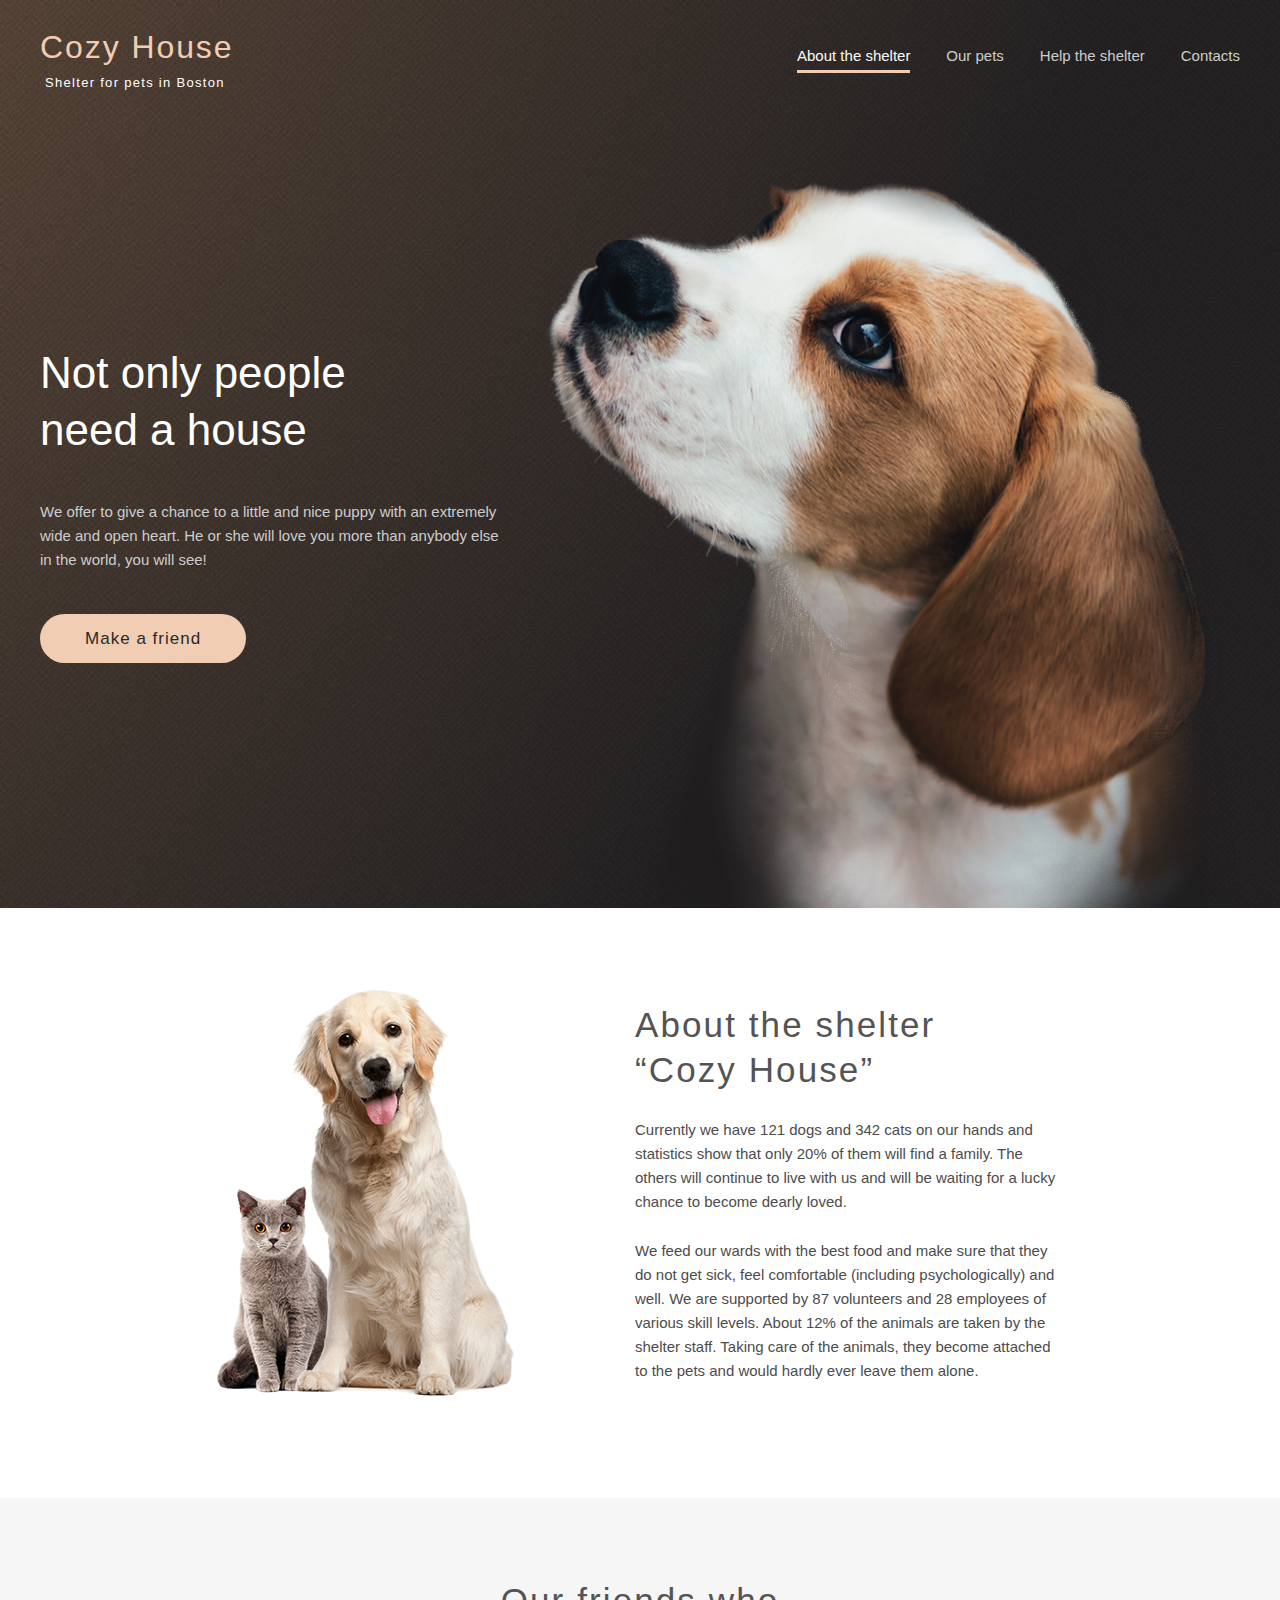
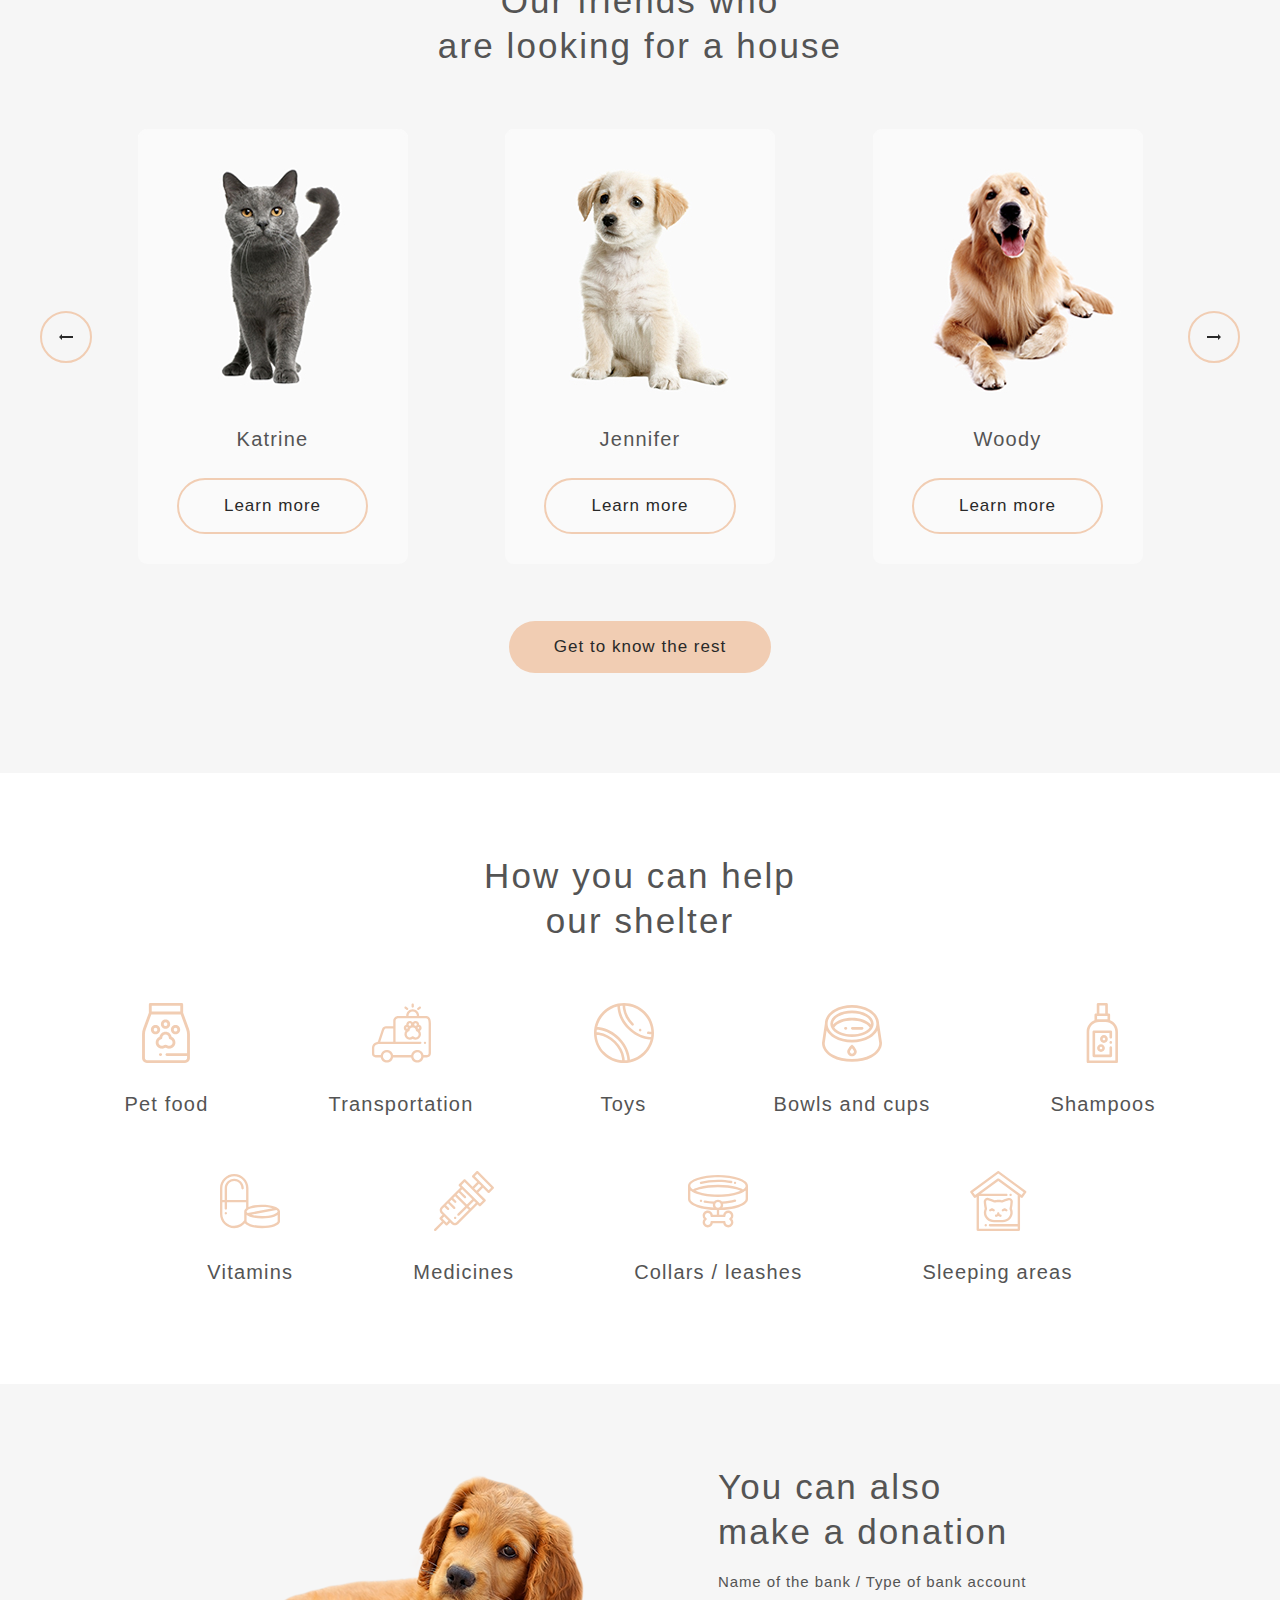
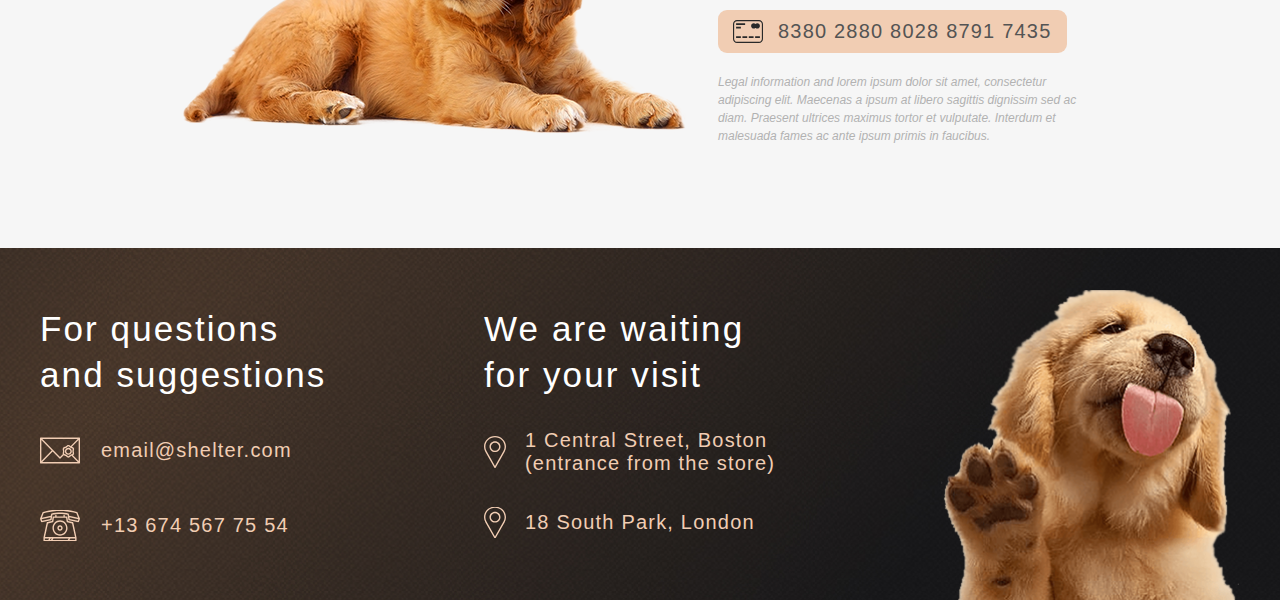
<file: shelter/index.html>
<!DOCTYPE html>
<html lang="en">
<head>
  <meta charset="UTF-8">
  <meta name="viewport" content="width=device-width, initial-scale=1.0">
  <link rel="icon" type="image/png" sizes="32x32" href="src/img/icons/icons8-pet-color-32.png">
  <link rel="icon" type="image/png" sizes="16x16" href="src/img/icons/icons8-pet-color-16.png">
  <link rel="stylesheet" href="src/style.css">
  <title>Shelter</title>
</head>
<body>
    <header class="main-header">
        <a class="main-logo">
          <p>Cozy House</p>
          <p>Shelter for pets in Boston</p>
        </a>
        <nav class="main-header-nav">
          <ul class="header-nav-list">
            <li class="header-nav-item"><a class="header-nav-link active">About the shelter</a></li>
            <li class="header-nav-item"><a href="pets.html" class="header-nav-link">Our pets</a></li>
            <li class="header-nav-item"><a href="#help-section" class="header-nav-link">Help the shelter</a></li>
            <li class="header-nav-item"><a href="#main-footer" class="header-nav-link">Contacts</a></li>
          </ul>
        </nav>
        <button class="burger" type="button"></button>
    </header>
  
  <main>
    <h1 class="visually-hidden">Cozy House - Shelter for pets in Boston</h1>
    <section class="not-only">
      <div class="container">
        <div class="not-only-content">
          <h2 class="not-only-heading">Not only people<br>need a house</h2>
          <p class="basic-text not-only-text">We offer to give a chance to a little and nice puppy with an extremely wide and open heart. He or she will love you more than anybody else in the world, you will see!</p>
          <a class="button button-dark not-only-link" href="#friends">Make a friend</a>
        </div>
        <img src="src/img/content/start-screen-puppy.png" alt="puppy" class="not-only-img" width="698" height="728">
      </div>
    </section>

    <section class="about container">
      <img src="src/img/content/about-pets.png" class="about-img" alt="dog and cat" width="300" height="408">
      <div class="about-content">
        <h2 class="about-heading section-heading">About the shelter<br>“Cozy House”</h2>
        <p class="basic-text">Currently we have 121 dogs and 342 cats on our hands and statistics show that only 20% of them will find a family. The others will continue to live with us and will be waiting for a lucky chance to become dearly loved.</p>
        <p class="basic-text">We feed our wards with the best food and make sure that they do not get sick, feel comfortable (including psychologically) and well. We are supported by 87 volunteers and 28 employees of various skill levels. About 12% of the animals are taken by the shelter staff. Taking care of the animals, they become attached to the pets and would hardly ever leave them alone.</p>
      </div>
    </section>

    <section id="friends" class="our-friends">
      <div class="container">
        <h2 class="our-friends-heading section-heading">Our friends who<br>are looking for a house</h2>
        <div class="slider-wrapper">
          <ul class="slider">
            <li class="slide card">
                <img class="card-img" src="src/img/content/pets-katrine.jpg" width="270" height="270" alt="Katrine">
                <div class="card-text">
                  <h3 class="card-title">Katrine</h3>
                  <button type="button"  class="button button-light">Learn more</button>
                </div>
            </li>
            <li class="slide card">
                <img class="card-img" src="src/img/content/pets-jennifer.jpg" width="270" height="270" alt="Jennifer">
                <div class="card-text">
                  <h3 class="card-title">Jennifer</h3>
                  <button type="button"  class="button button-light">Learn more</button>
                </div>
            </li>
            <li class="slide card">
                <img class="card-img" src="src/img/content/pets-woody.jpg" width="270" height="270" alt="Woody">
                <div class="card-text">
                  <h3 class="card-title">Woody</h3>
                  <button type="button"  class="button button-light">Learn more</button>
                </div>
            </li>
          </ul>
          <button type="button" class="slider-prev">Previous slide</button>
          <button type="button" class="slider-next">Next slide</button>
        </div>
        <div class="btn-wrapper">
          <a class="button button-dark" href="pets.html">Get to know the rest</a>
        </div>
      </div>
    </section>

    <section id="help-section" class="help container">
      <h2 class="section-heading help-heading">How you can help<br>
        our shelter</h2>
      <ul class="help-list">
        <li>
          <img src="src/img/icons/icon-pet-food.svg" width="60" height="60" alt="Pet food">
          <p>Pet food</p>
        </li>
        <li>
          <img src="src/img/icons/icon-transportation.svg" width="60" height="60" alt="Transportation icon">
          <p>Transportation</p>
        </li>
        <li>
          <img src="src/img/icons/icon-toys.svg" width="60" height="60" alt="Toys icon">
          <p>Toys</p>
        </li>
        <li>
          <img src="src/img/icons/icon-bowls-and-cups.svg" width="60" height="60" alt="Bowls and cups icon">
          <p>Bowls and cups</p>
        </li>
        <li>
          <img src="src/img/icons/icon-shampoos.svg" width="60" height="60" alt="Shampoos icon">
          <p>Shampoos</p>
        </li>
        <li>
          <img src="src/img/icons/icon-vitamins.svg" width="60" height="60" alt="Vitamins icon">
          <p>Vitamins</p>
        </li>
        <li>
          <img src="src/img/icons/icon-medicines.svg" width="60" height="60" alt="Medicines icon">
          <p>Medicines</p>
        </li>
        <li>
          <img src="src/img/icons/icon-collars-leashes.svg" width="60" height="60" alt="Collars / leashes icon">
          <p>Collars / leashes</p>
        </li>
        <li>
          <img src="src/img/icons/icon-sleeping-area.svg" width="60" height="60" alt="Sleeping areas icon">
          <p>Sleeping areas</p>
        </li>
      </ul>
    </section>

    <section class="donation">
      <div class="container">
        <img src="src/img/content/donation-dog.png" class="donation-img" width="505" height="261" alt="Sad puppy">
        <div class="donation-content">
          <h2 class="section-heading donation-heading">You can also<br>make a donation</h2>
          <p class="donation-bank">Name of the bank / Type of bank account</p>
          <a class="donation-card">8380 2880 8028 8791 7435</a>
          <p class="donation-copyright">Legal information and lorem ipsum dolor sit amet, consectetur adipiscing elit. Maecenas a ipsum at libero sagittis dignissim sed ac diam. Praesent ultrices maximus tortor et vulputate. Interdum et malesuada fames ac ante ipsum primis in faucibus.</p>
        </div>
      </div>
    </section>

  </main>
     <footer id="main-footer" class="main-footer">
      <div class="container">
        <ul class="main-footer-list">
          <li class="main-footer-list-item">
            <p class="section-heading footer-heading">For questions and suggestions</p>
            <a class="footer-link footer-email" href="mailto:email@shelter.com">email@shelter.com</a>
            <a class="footer-link footer-tel" href="tel:+136745677554">+13 674 567 75 54</a>
          </li>
          <li class="main-footer-list-item">
            <p class="section-heading footer-heading">We are waiting for your visit</p>
            <address>
              <a class="footer-link footer-address" href="https://maps.app.goo.gl/uES6Es1TUq3gZK2v8" target="_blank">1 Central Street, Boston (entrance from the store)</a>
              <a class="footer-link footer-address" href="https://maps.app.goo.gl/uES6Es1TUq3gZK2v8" target="_blank">18 South Park, London</a>
            </address>
          </li>
        </ul>
      </div>
    </footer> 
    <script src="src/scripts/sctipt.js"></script>
</body>
</html>
</file>
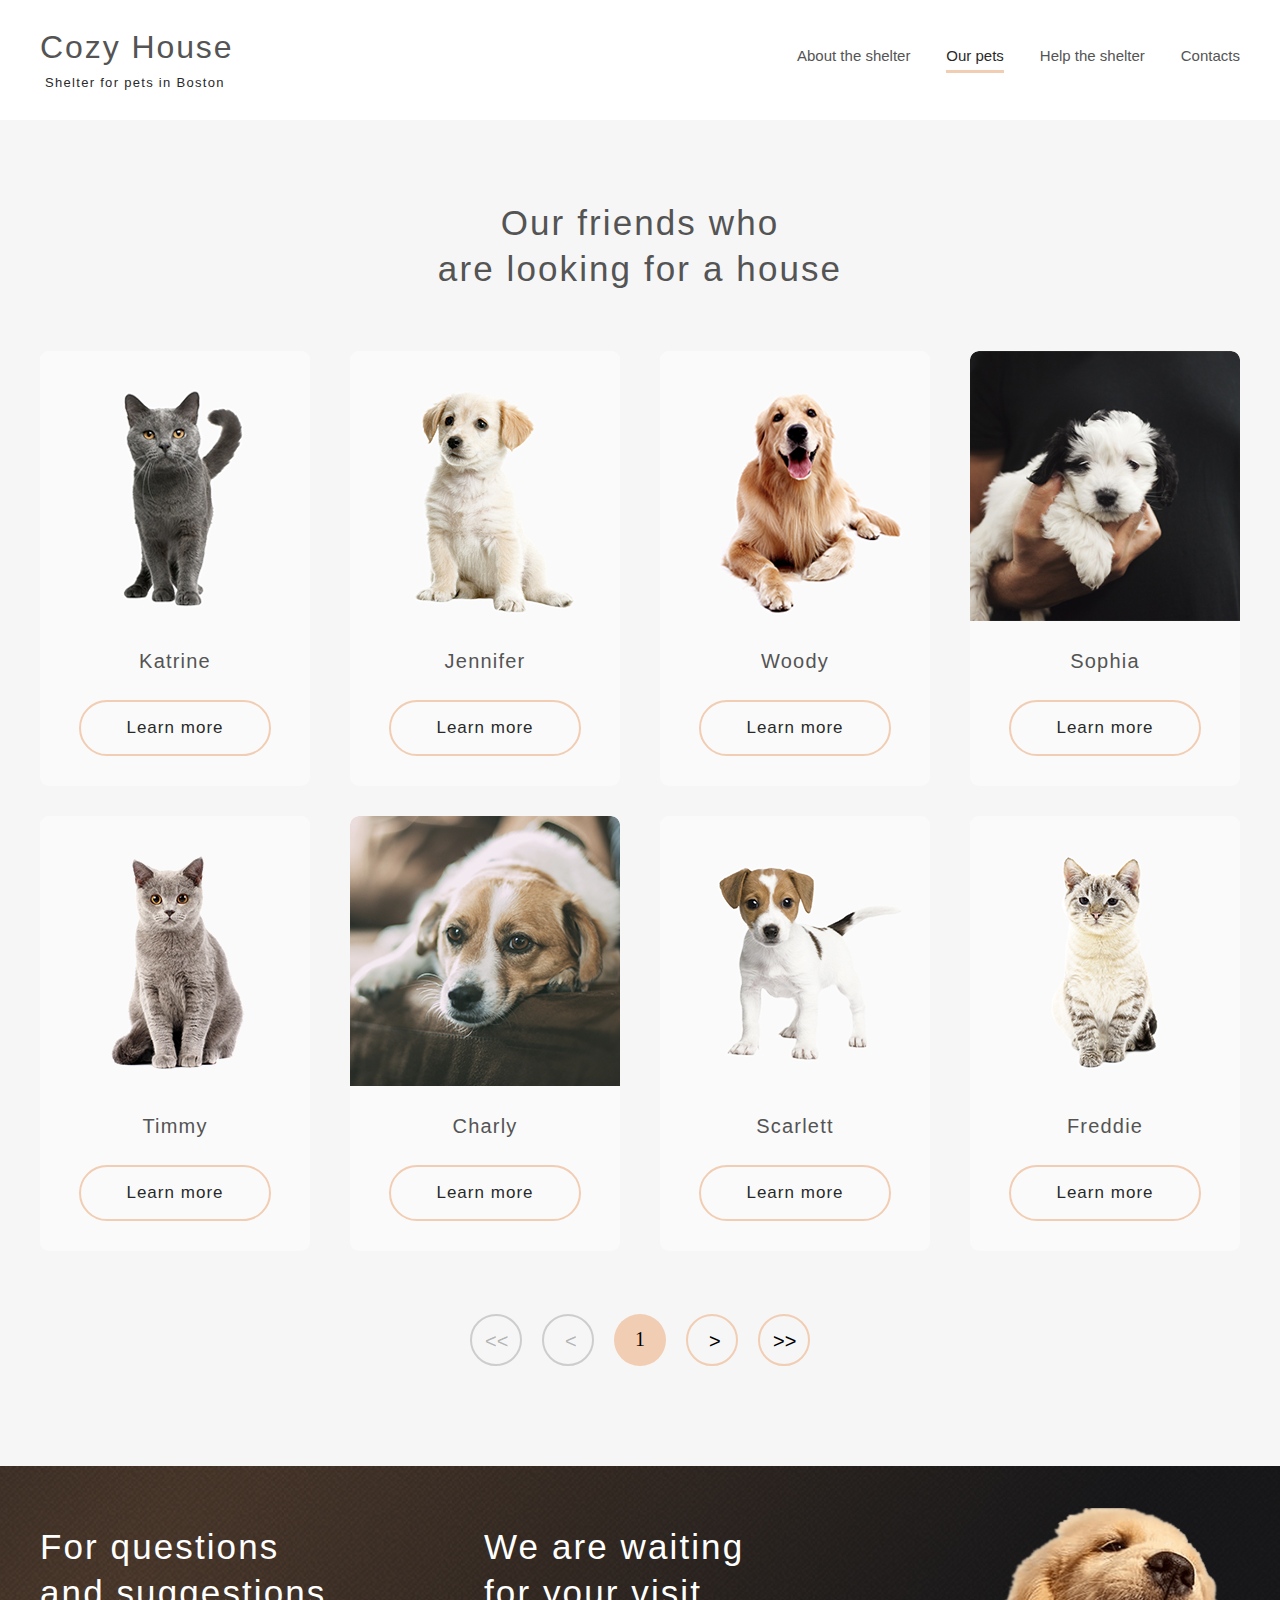
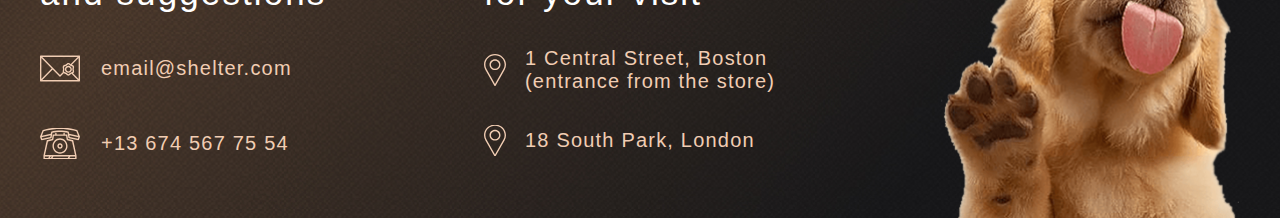
<file: shelter/pets.html>
<!DOCTYPE html>
<html lang="en">
<head>
  <meta charset="UTF-8">
  <meta name="viewport" content="width=device-width, initial-scale=1.0">
  <link rel="icon" type="image/png" sizes="32x32" href="src/img/icons/icons8-pet-color-32.png">
  <link rel="icon" type="image/png" sizes="16x16" href="src/img/icons/icons8-pet-color-16.png">
  <link rel="stylesheet" href="src/style.css">
  <title>Our pets</title>
</head>
<body>
  <div class="container">
    <header class="main-header header-pets">
        <a href="index.html" class="main-logo">
          <p>Cozy House</p>
          <p>Shelter for pets in Boston</p>
        </a>
        <nav class="main-header-nav">
          <ul class="header-nav-list">
            <li class="header-nav-item"><a href="index.html" class="header-nav-link">About the shelter</a></li>
            <li class="header-nav-item"><a class="header-nav-link active">Our pets</a></li>
            <li class="header-nav-item"><a href="index.html#help-section" class="header-nav-link">Help the shelter</a></li>
            <li class="header-nav-item"><a href="#main-footer" class="header-nav-link">Contacts</a></li>
          </ul>
        </nav>
        <button class="burger burger-black" type="button"></button>
    </header>
  </div>

  <main>
    <section class="our-pets">
      <div class="container">
        <h1 class="section-heading our-pets-heading">Our friends who<br>are looking for a house</h1>
        <ul class="pets-list">
          <li class="card">
              <img class="card-img" src="src/img/content/pets-katrine.jpg" width="270" height="270" alt="Katrine">
              <div class="card-text">
                <h3 class="card-title">Katrine</h3>
                <button type="button"  class="button button-light">Learn more</button>
              </div>
          </li>
          <li class="card">
              <img class="card-img" src="src/img/content/pets-jennifer.jpg" width="270" height="270" alt="Jennifer">
              <div class="card-text">
                <h3 class="card-title">Jennifer</h3>
                <button type="button"  class="button button-light">Learn more</button>
              </div>
          </li>
          <li class="card">
              <img class="card-img" src="src/img/content/pets-woody.jpg" width="270" height="270" alt="Woody">
              <div class="card-text">
                <h3 class="card-title">Woody</h3>
                <button type="button"  class="button button-light">Learn more</button>
              </div>
          </li>
          <li class="card">
              <img class="card-img" src="src/img/content/pets-sophia.jpg" width="270" height="270" alt="Sophia">
              <div class="card-text">
                <h3 class="card-title">Sophia</h3>
                <button type="button"  class="button button-light">Learn more</button>
              </div>
          </li>
          <li class="card">
              <img class="card-img" src="src/img/content/pets-timmy.jpg" width="270" height="270" alt="Timmy">
              <div class="card-text">
                <h3 class="card-title">Timmy</h3>
                <button type="button"  class="button button-light">Learn more</button>
              </div>
          </li>
          <li class="card">
              <img class="card-img" src="src/img/content/pets-charly.jpg" width="270" height="270" alt="Charly">
              <div class="card-text">
                <h3 class="card-title">Charly</h3>
                <button type="button"  class="button button-light">Learn more</button>
              </div>
          </li>
          <li class="card">
              <img class="card-img" src="src/img/content/pets-scarlet.jpg" width="270" height="270" alt="Scarlett">
              <div class="card-text">
                <h3 class="card-title">Scarlett</h3>
                <button type="button"  class="button button-light">Learn more</button>
              </div>
          </li>
          <li class="card">
              <img class="card-img" src="src/img/content/pets-freddie.jpg" width="270" height="270" alt="Freddie">
              <div class="card-text">
                <h3 class="card-title">Freddie</h3>
                <button type="button"  class="button button-light">Learn more</button>
              </div>
          </li>
        </ul>
        <div class="navigation">
          <button type="button" class="navigation-to-start" disabled><span>&lt;&lt;</span></button>
          <button type="button" class="navigation-prev" disabled>&lt;</button>
          <span class="navigation-page-num">1</span>
          <button type="button" class="navigation-to-next">&gt;</button>
          <button type="button" class="navigation-to-end"><span>&gt;&gt;</span></button>
        </div>
      </div>
    </section>
  </main>

  <footer id="main-footer" class="main-footer">
    <div class="container">
      <ul class="main-footer-list">
        <li class="main-footer-list-item">
          <p class="section-heading footer-heading">For questions and suggestions</p>
          <a class="footer-link footer-email" href="mailto:email@shelter.com">email@shelter.com</a>
          <a class="footer-link footer-tel" href="tel:+136745677554">+13 674 567 75 54</a>
        </li>
        <li class="main-footer-list-item">
          <p class="section-heading footer-heading">We are waiting for your visit</p>
          <address>
            <a class="footer-link footer-address" href="https://maps.app.goo.gl/uES6Es1TUq3gZK2v8" target="_blank">1 Central Street, Boston (entrance from the store)</a>
            <a class="footer-link footer-address" href="https://maps.app.goo.gl/uES6Es1TUq3gZK2v8" target="_blank">18 South Park, London</a>
          </address>
        </li>
      </ul>
    </div>
  </footer>
  <script src="src/scripts/sctipt.js"></script>
</body>
</html>
</file>
<file: shelter/src/style.css>
:root {
	--color-light-xl: #fff;
	--color-light-l: #f6f6f6;
	--color-light-s: #fafafa;
	--color-dark-s: #cdcdcd;
	--color-dark-m: #b2b2b2;
	--color-dark-l: #545454;
	--color-dark-xl: #4c4c4c;
	--color-dark-2xl: #444;
	--color-dark-3xl: #292929;
	--color-primary: #f1cdb3;
	--color-primary-light: #fddcc4;
	--start-screen-gradient-background: #211f20;
	--footer-gradient-background: #211f20;

  --font-family: "Georgia", sans-serif;
  --second-family: "Arial", sans-serif;
  scroll-behavior: smooth;
  height: 100%;
}

body {
  margin: 0;
}

h1, h2, h3, h4, h5, h6 {
  margin: 0;
}

.visually-hidden {
  clip: rect(0 0 0 0);
  clip-path: inset(50%);
  height: 1px;
  overflow: hidden;
  position: absolute;
  white-space: nowrap;
  width: 1px;
}

.container {
  max-width: 1200px;
  padding: 0 40px;
  margin: 0 auto;
}

.basic-text {
  font-family: var(--second-family);
  font-weight: 400;
  font-size: 15px;
  line-height: 160%;
  color: var(--color-dark-s);
}

.button {
  border-radius: 100px;
  padding: 15px 45px;
  font-family: var(--font-family);
  font-weight: 400;
  font-size: 17px;
  line-height: 130%;
  letter-spacing: 0.06em;
  text-decoration: none;
  transition: background-color 0.3s ease;
  cursor: pointer;
}

.button-dark {
  color: var(--color-dark-3xl);
  background-color: var(--color-primary);
  transition: background-color 0.3s ease;
}

.button-dark:hover {
  background-color: var(--color-primary-light);
}

.button-light {
  background-color: var(--color-light-s);
  color: var(--color-dark-3xl);
  border: 2px solid var(--color-primary);
}

.section-heading {
  font-family: var(--font-family);
  font-weight: 400;
  font-size: 35px;
  line-height: 130%;
  letter-spacing: 0.06em;
  color: var(--color-dark-l);
}

.main-header {
  position: absolute;
  top: 0;
  left: 50%;
  z-index: 1;
  width: 100%;
  max-width: 1280px;
  display: flex;
  align-items: center;
  justify-content: space-between;
  margin: 0;
  padding: 30px 40px;
  transform: translateX(-50%);
  box-sizing: border-box;
}

.main-logo p:first-child {
  margin: 0;
  margin-bottom: 10px;
  font-family: var(--font-family);
  font-weight: 400;
  font-size: 32px;
  line-height: 110%;
  letter-spacing: 0.06em;
  color: var(--color-primary);
}

.main-logo p:last-child {
  margin: 0;
  margin-left: 5px;
  font-family: var(--second-family);
  font-weight: 400;
  font-size: 13px;
  letter-spacing: 0.1em;
  color: var(--color-light-xl);
}

.header-nav-list {
  width: 443px;
  display: flex;
  justify-content: space-between;
  margin: 0;
  margin-top: -8px;
  margin-left: auto;
  padding: 0;
  list-style: none;
}

.header-nav-link {
  position: relative;
  display: block;
  padding-top: 10px;
  padding-bottom: 10px;

  font-family: var(--second-family);
  font-weight: 400;
  font-size: 15px;
  line-height: 160%;
  color: var(--color-dark-s);
  text-decoration: none;
  transition: color 0.3s ease;
}

.burger {
  display: none;
  position: relative;
  z-index: 2;
  width: 30px;
  height: 22px;
  background: transparent url("../src/img/icons/Burger.svg") no-repeat center center;
  border: none;
}

.burger-black {
  background-image: url("../src/img/icons/burger-black.svg")
}

.header-nav-link:hover {
  color: var(--color-light-s);
}

.header-nav-link.active {
  color: var(--color-light-s);
}

.header-nav-link.active::after,
.header-pets .header-nav-link.active::after {
  content: "";
  position: absolute;
  bottom: 5px;
  display: block;
  width: 100%;
  height: 3px;
  background-color: var(--color-primary);
}

.not-only {
  padding-top: 344px;
  background: burlywood url("img/content/start-screen-gradient-background.jpg") no-repeat center / cover;
}

.not-only .container {
  position: relative;
  padding-bottom: 257px;
}

.not-only-content {
  width: 460px;
}

.not-only-heading {
  margin-bottom: 42px;
  font-family: var(--font-family);
  font-weight: 400;
  font-size: 44px;
  line-height: 130%;
  color: var(--color-light-xl);
}

.not-only .basic-text {
  margin-bottom: 56px;
  color: var(--color-dark-s);
}

.not-only-img {
  position: absolute;
  bottom: 0;
  right: 37px;
  height: auto;
}

/* Стили для страницы питомцев */

.header-pets .main-logo {
  text-decoration: none;
}

.header-pets .main-logo p {
  transition: color 0.3s ease;
}

.header-pets .main-logo:hover p {
  color: var(--color-dark-3xl) !important;
}

.header-pets .main-logo p:first-child {
  color: var(--color-dark-l);
}

.header-pets .main-logo p:last-child {
  color: var(--color-dark-3xl);
}

.header-pets .header-nav-link{
  color: var(--color-dark-l);
}

.header-pets .header-nav-link:hover {
  color: var(--color-dark-3xl);
}

.header-pets .header-nav-link.active {
  color: var(--color-dark-3xl);
}

.about {
  display: flex;
  justify-content: center;
  gap: 10%;
  padding-top: 94px;
  padding-bottom: 90px;
}

.about-img {
  margin-top: -13px;
}

.about-content {
  max-width: 430px;
}

.about-heading {
  margin-bottom: 25px;
}

.about .basic-text {
  margin-bottom: 25px;
  color: var(--color-dark-xl);
}

.our-friends {
  padding-top: 80px;
  background-color: var(--color-light-l);
}

.our-friends .container {
  position: relative;
  padding-bottom: 100px;
}

.our-friends-heading {
  margin-bottom: 60px;
  text-align: center;
}

.slider-wrapper {
  max-width: 1200px;
  position: relative;
  margin: 0 auto 57px;
}

.slider {
  display: flex;
  justify-content: space-evenly;

  padding: 0;
  list-style-type: none;
}

.our-friends .slider-prev,
.our-friends .slider-next
 {
  position: absolute;
  bottom: 52%;
  transform: translateY(50%);
  width: 52px;
  height: 52px;
  font-size: 0;
  border-radius: 100px;
  border: 2px solid var(--color-primary);
  background-color: inherit;
  transition: background-color 0.3s ease;
  cursor: pointer;
}

.our-friends .slider-prev:hover,
.our-friends .slider-next:hover {
  background-color: var(--color-primary-light);
  border-color: var(--color-primary-light);
}

.slider-prev {
  background: url("img/icons/arrow-left.svg") no-repeat center center;
}

.slider-next {
  background: url("img/icons/arrow-right.svg") no-repeat center center;
  right: 0;
}

.card {
  text-align: center;
  border-radius: 9px;
  /* padding: 30px 35px; */
  padding-top: 0;
  width: 270px;
  background-color: var(--color-light-s);
  box-sizing: border-box;
  transition: box-shadow 0.3s ease, background-color 0.3s ease;
}

.card:hover {
  background-color: var(--color-light-xl);
  box-shadow: 0 2px 35px 14px rgba(13, 13, 13, 0.04);
}

.card:hover .button {
  background: var(--color-primary-light);
  border: none;
}

.card a {
  text-decoration: none;
}

.card-text {
  padding: 0 35px 30px;
}

.card-img {
  margin-bottom: 25px;
  max-width: 100%;
  height: auto;
  border-radius: 9px 9px 0 0;
}

.card-title {
  margin-bottom: 27px;
  font-family: var(--font-family);
  font-weight: 400;
  font-size: 20px;
  letter-spacing: 0.06em;
  text-align: center;
  color: var(--color-dark-l);
}

.btn-wrapper {
  display: flex;
  justify-content: center;
  align-items: center;
}

.help {
  padding-top: 80px;
  padding-bottom: 85px;
  background-color: var(--color-light-xl);
  text-align: center;
}

.help-heading {
  margin-bottom: 59px;
}

.help-list {
  margin-bottom: 15px;
  padding: 0;
  list-style-type: none;
  display: flex;
  column-gap: 10%;
  row-gap: 55px;
  flex-wrap: wrap;
  justify-content: center;

  font-family: var(--font-family);
  font-weight: 400;
  font-size: 20px;
  line-height: 115%;
  letter-spacing: 0.06em;
  text-align: center;
  color: var(--color-dark-l);
}

.help-list li {
  text-align: center;
}

.help-list p {
  margin-bottom: 0;
}

.help-list img {
  margin-bottom: 5px;
}

.donation {
  padding-top: 80px;
  font-family: var(--font-family);
  font-weight: 400;
  font-size: 15px;
  line-height: 110%;
  letter-spacing: 0.06em;
  color: var(--color-dark-l);

  background-color: var(--color-light-l);
}

.donation .container {
  display: flex;
  justify-content: flex-end;
  padding-bottom: 91px;
}

.donation-img {
  margin-top: 10px;  
  /* height: auto; */
}

.donation-content {
  width: 380px;
  margin-left: 30px;
  margin-right: 142px;
}

.donation-heading {
  margin-bottom: 19px;
}

.donation-bank {
  margin-bottom: 20px;

}

.donation-card {
  display: inline-block;
  margin-bottom: 8px;
  padding: 10px 15px;
  padding-left: 60px;
  border-radius: 9px;
  background: var(--color-primary) url("img/icons/credit-card.svg") no-repeat 15px center;
  font-size: 20px;
  line-height: 115%;
  letter-spacing: 0.06em;
  transition: background-color 0.3s ease;
}

.donation-card:hover {
  background-color: var(--color-primary-light);
  cursor: pointer;
}

.donation-copyright {
  font-family: var(--second-family);
  font-style: italic;
  font-weight: 400;
  font-size: 12px;
  line-height: 150%;
  color: var(--color-dark-m);
  letter-spacing: normal;
}

.main-footer {
  padding-top: 23px;
  background-image: url("img/content/footer-gradient-background.jpg");
  background-repeat: no-repeat;
  background-position: center center;
  background-size: cover;
}

.main-footer .container {
  padding-bottom: 19px;
  background: url("img/content/footer-puppy.png") no-repeat right 40px bottom;
}

.footer-heading {
  color: var(--color-light-xl);
  margin-bottom: 40px;
}

.main-footer-list {
  margin: 0;
  padding: 0;
  list-style-type: none;
  display: flex;
  width: 62%;
  justify-content: space-between;
}

.main-footer-list-item {
  width: 300px;
}

.footer-link {
  display: block;
  margin-bottom: 40px;
  padding-top: 2px;
  padding-bottom: 2px;
  font-family: var(--font-family);
  font-weight: 400;
  font-size: 20px;
  line-height: 115%;
  letter-spacing: 0.06em;
  color: var(--color-primary);
  text-decoration: none;
  transition: background-color 0.3s ease;
}

.footer-link:hover {
  color: var(--color-primary-light);
}

.footer-email {
  margin-bottom: 46px;
  padding-left: 61px;
  background: url("img/icons/icon-email.svg") no-repeat center left;
}

.footer-tel {
  padding-top: 4px;
  padding-bottom: 4px;
  padding-left: 61px;
  background: url("img/icons/icon-phone.svg") no-repeat center left;
}

.footer-address {
  padding-top: 4px;
  padding-bottom: 4px;
  margin-top: -12px;
  padding-left: 41px;
  font-style: normal;
  background: url("img/icons/icon-marker.svg") no-repeat center left;
}

.our-pets {
  margin-top: 120px;
  padding-top: 80px;
  background-color: var(--color-light-l);
}

.our-pets .container {
  padding-bottom: 100px;
}

.our-pets-heading {
  margin-bottom: 60px;
  text-align: center;
}

.pets-list {
  display: grid;
  grid-template-columns: repeat(auto-fill, 270px);
  /* grid-template-rows: repeat(auto-fill, 1fr); */
  justify-content: center;
  grid-column-gap: 40px;
  grid-row-gap: 30px;
  padding: 0;
  margin: 0;
  margin-bottom: 63px;
  list-style-type: none;
}

.navigation {
  display: flex;
  justify-content: center;
  width: 340px;
  gap: 20px;
  margin: 0 auto;
  font-size: 20px;
}

.navigation-page-num {
  border-radius: 100px;
  padding: 14px 21px;
  width: 52px;
  height: 52px;
  background-color: var(--color-primary);
  box-sizing: border-box;
}

.navigation button {
  border: 2px solid var(--color-primary);
  border-radius: 100px;
  padding: 14px 21px;
  width: 52px;
  height: 52px;
  background-color: inherit;
  text-align: center;
  cursor: pointer;
  font-size: 20px;
  transition: background-color 0.3s ease;
}

.navigation button:hover:not([disabled]) {
  background-color: var(--color-primary);
}

.navigation button[disabled] {
  border: 2px solid var(--color-dark-s);
  cursor: default;
}

.navigation-to-start span,
.navigation-to-end span {
  margin-left: -8px;
}

/*================== Adaptive  ==================*/

@media (max-width: 1279px) {
  .not-only {
    padding-top: 151px;
  }

  .not-only .container, .container {
    box-sizing: border-box;
    width: 100%;
    max-width: 1200px;
  }

  .not-only .container {
    display: flex;
    flex-direction: column;
    align-items: center;
    gap: 100px;
    padding-bottom: 0;
  }

  .not-only-content {
    display: flex;
    flex-direction: column;
    gap: 40px;
    width: 65%;
  }

  .not-only-heading, .not-only .basic-text {
    padding: 0;
    margin: 0;
  }

  .not-only-link {
    align-self: center;
  }

  .not-only-img {
    position: static;
    align-self: center;
    width: 569px;
    align-self: end
  }
}

@media (max-width: 1130px) {
  .our-friends .card:nth-child(3) {
    display: none;
  }

  .donation .container {
    flex-direction: column-reverse;
    align-items: center;
    gap: 60px;
  }

  .donation-content {
    margin-right: 0;
    margin-left: 0;
  }

  .donation-img {
    margin-top: 0;
  }

  .main-footer {
    padding-top: 33px;
  }

  .main-footer .container {
    padding-bottom: 333px;
    background-position: center bottom;
  }

  .main-footer-list {
    width: 100%;
    justify-content: center;
    gap: 50px;
  }

  .footer-heading {
    margin-top: 0;
  }
}

@media (max-width: 768px) {
  .container {
    max-width: 708px;
    padding: 0 30px;
  }

  .main-header {
    padding: 30px;
  }

  .about {
    flex-direction: column-reverse;
    align-items: center;
    gap: 66px;
    padding-top: 83px;
    padding-bottom: 98px;
  }
  
  .slider-prev {
    left: -5%;
  }

  .slider-next {
    right: -5%;
  }

  .help {
    padding-top: 85px;
    padding-bottom: 85px;
  }

  .help-list {
    display: grid;
    grid-template-columns: repeat(3, 1fr);
  }

  .donation .container {
    gap: 45px;
    padding-bottom: 103px;
  }

  .donation-img {
    max-width: 505px;
  }

  .our-pets .container {
    padding-bottom: 78px;
  }

  .our-pets-heading {
    margin-bottom: 30px;
  }

  .pets-list {
    margin-bottom: 40px;
  }

  .our-pets .card:nth-child(n+7) {
    display: none;
  }
}

@media (max-width: 767px) {
  .burger {
    display: block;
  }

  .header-nav-list {
    position: fixed;
    top: 0;
    right: 0;
    display: none;
    flex-direction: column;
    justify-content: center;
    align-items: center;
    gap: 20px;
    height: 100vh;
    width: 320px;
    margin-top: 0;
    background-color: var(--color-dark-3xl);
  }

  .header-nav-list.active {
    display: flex;
  }

  .header-nav-item:first-child {
    margin-top: -53px;
  }

  .header-nav-link {
    font-size: 32px;
  }

  .our-friends .card:nth-child(2) {
    display: none;
  }

  .slider-prev {
    left: 0;
  }

  .slider-next {
    right: 0;
  }
}

@media (max-width: 620px) {
  .not-only-img {
    width: 260px;
  }

  .main-footer-list {
    flex-direction: column;
    align-items: center;
    gap: 40px;
  }

  .footer-heading {
    text-align: center;
    font-size: 25px;
  }
}

@media (max-width: 535px) {
  .not-only .container {
    gap: 107px;
    padding-left: 10px;
    padding-right: 10px;
  }
  .not-only-heading {
    font-size: 25px;
    letter-spacing: 0.06em;
  }
  .not-only-content {
    text-align: center;
    width: 100%;
  }

  .not-only .basic-text {
    font-size: 15px;
  }

  .about {
    padding-top: 43px;
    padding-right: 25px;
    padding-bottom: 44px;
    padding-left: 25px;
    gap: 25px;
  }

  .about-content {
    text-align: justify;
  }

  .about-heading {
    text-align: center;
  }

  .about-img {
    width: 260px;
    height: auto;
  }

  .section-heading {
    letter-spacing: 0.06em;
    font-size: 25px;
  }

  .our-friends {
    padding-top: 40px;
  }

  .our-friends .container {
    padding-left: 10px;
    padding-right: 10px;
    padding-bottom: 42px;
  }

  .our-friends-heading {
    margin-bottom: 42px;
  }

  .slider-wrapper {
    margin-bottom: 111px;
  }

  .card-title {
    margin-bottom: 29px;
  }

  .card-text {
    padding-bottom: 30px;
  }

  .our-friends .slider-prev,
  .our-friends .slider-next {
    bottom: -10%;
  }
  .slider-prev {
    left: 19%;
  }
  .slider-next {
    right: 19%;
  }

  .help {
    padding-top: 42px;
    padding-bottom: 20px;
  }

  .help.container {
    padding-right: 15px;
    padding-left: 15px;
  }

  .help-heading {
    margin-bottom: 43px;
  }

  .help-list {
    grid-template-columns: repeat(2, 1fr);
    row-gap: 30px;
  }

  .help-list p {
    margin-top: 5px;
    font-size: 15px;
    white-space: nowrap;
  }

  .help-list img {
    width: 50px;
    height: 50px;
  }

  .donation {
    padding-top: 42px;
    padding-bottom: 42px;
  }

  .donation .container {
    gap: 30px;
    padding-right: 20px;
    padding-bottom: 0;
    padding-left: 20px;
  }

  .donation-img {
    max-width: 260px;
    height: auto;
  }

  .donation-content {
    width: 100%;
  }
  
  .donation-heading {
    text-align: center;
    font-size: 25px;
  }

  .donation-bank {
    line-height: 160%;
    letter-spacing: normal;
  }

  .donation-card {
    line-height: 110%;
    font-size: 15px;
    padding-top: 13px;
    padding-right: 14px;
    padding-bottom: 13px;
  }

  .donation-copyright {
    text-align: justify;
  }

  .main-footer .container {
    background-size: 260px;
    padding-bottom: 283px;
    padding-right: 10px;
    padding-left: 10px;
  }

  .footer-heading {
    width: 90%;
  }

  .main-footer-list {
    gap: 0;
  }

  .main-footer-list-item {
    display: flex;
    flex-direction: column;
    align-items: center;
  }

  /* .footer-link:nth-child {
    margin-bottom: 0;
    text-align: center;
  } */
  .our-pets {
    padding-top: 42px;
  }

  .our-pets .container {
    padding-right: 10px;
    padding-left: 10px;
    padding-bottom: 40px;
  }

  .our-pets-heading {
    margin-bottom: 44px;
  }

  .navigation {
    width: auto;
    gap: 10px;
  }
}

@media (max-width: 375px) {
  .main-header {
    padding: 30px 20px;
  }
  
  .our-pets .card:nth-child(n+4) {
    display: none;
  }
}
</file>
